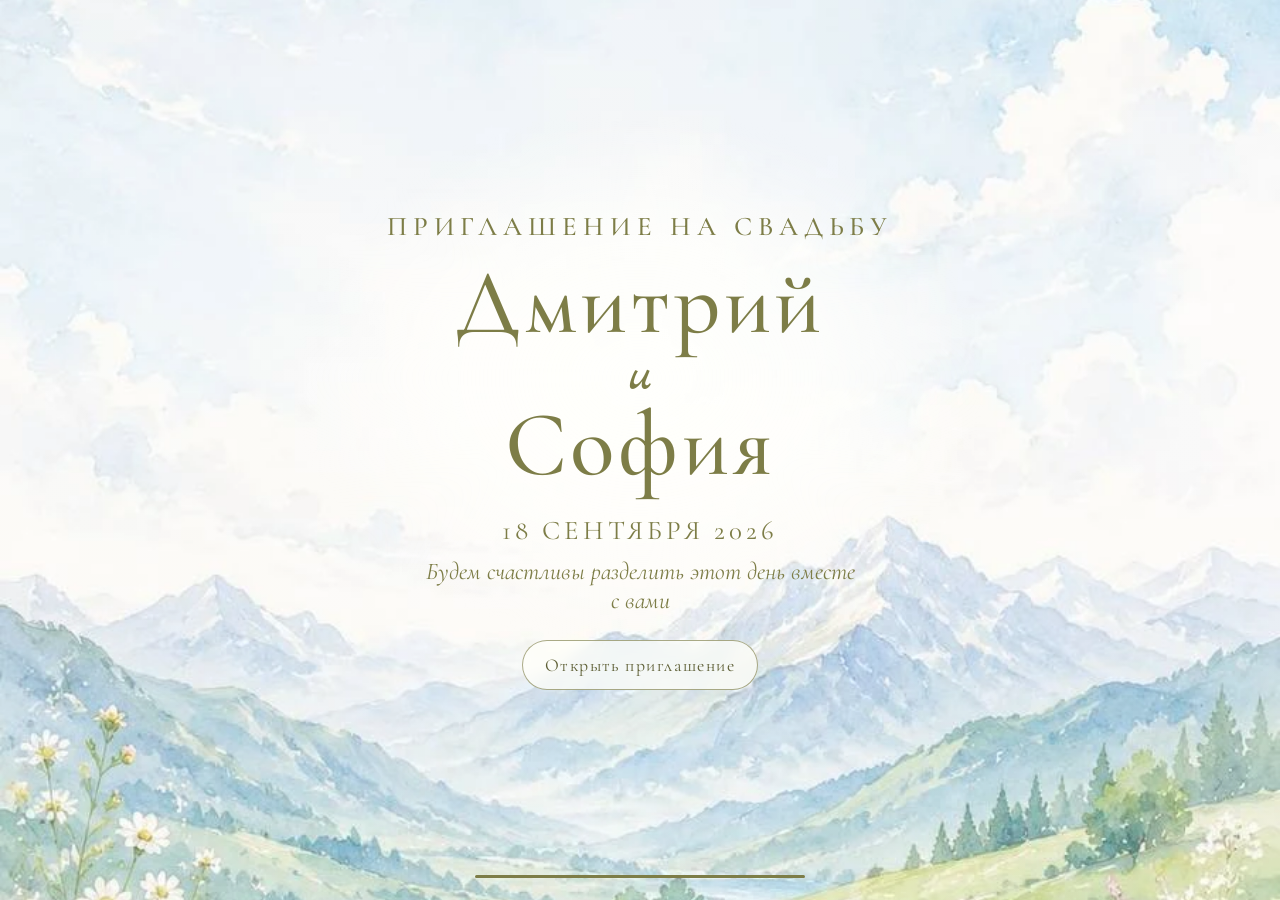
<file: index.html>
<!DOCTYPE html>
<html lang="ru">
<head>
  <meta charset="UTF-8" />
  <meta name="viewport" content="width=device-width, initial-scale=1.0" />
  <meta name="robots" content="noindex,nofollow,noarchive,nosnippet,noimageindex" />
  <meta name="description" content="Персональное приглашение на свадьбу Дмитрия и Софии — 18 сентября 2026 года." />
  <meta property="og:title" content="Свадьба Дмитрия и Софии" />
  <meta property="og:description" content="Персональное приглашение на свадьбу — 18 сентября 2026 года." />
  <meta property="og:type" content="website" />
  <link rel="icon" type="image/png" href="assets/art-meeting.png" />
  <link rel="apple-touch-icon" href="assets/art-meeting.png" />
  <title>Свадьба Дмитрия и Софии</title>

  <link rel="preconnect" href="https://fonts.googleapis.com" />
  <link rel="preconnect" href="https://fonts.gstatic.com" crossorigin />
  <link href="https://fonts.googleapis.com/css2?family=Cormorant+Garamond:ital,wght@0,400;0,500;0,600;1,400&family=Inter:wght@400;500;600&family=Marck+Script&display=swap" rel="stylesheet" />
  <link rel="stylesheet" href="styles.css" />
</head>
<body class="intro-active">
  <!-- Одна заставка на основе акварельного пейзажа -->
  <div id="intro" class="intro" aria-label="Заставка свадебного приглашения">
    <div class="intro__wash" aria-hidden="true"></div>
    <div class="intro__content">
      <p class="intro__eyebrow">Приглашение на свадьбу</p>
      <h1 class="intro__names">Дмитрий <span>и</span> София</h1>
      <p class="intro__date">18 сентября 2026</p>
      <p class="intro__line">Будем счастливы разделить этот день вместе с вами</p>
      <button id="openInvitation" class="intro__button" type="button">Открыть приглашение</button>
    </div>
    <div class="intro__progress" aria-hidden="true"><span></span></div>
  </div>

  <main id="site" class="site hidden">
    <!-- Главное окно приглашения: стилистика Save the Date -->
    <header class="invitation-card hero-card reveal">
      <figure class="hero-card__art" aria-hidden="true">
        <img src="assets/art-hero-top.png" alt="" />
      </figure>
      <div class="hero-card__ornament" aria-hidden="true"></div>
      <p class="editorial-label" id="greeting">Дорогие гости!</p>
      <h1 class="script-title">Дмитрий и София</h1>
      <p class="hero-card__small">приглашают вас на свадьбу</p>
      <p class="hero-card__date">18 · 09 · 2026</p>
      <p class="hero-card__weekday">пятница</p>
      <p class="hero-card__copy">Мы будем счастливы разделить с вами один из самых важных дней нашей жизни.</p>
      <div class="hero-actions">
        <a href="#schedule" class="button button--filled">Программа дня</a>
        <button id="calendarBtn" class="button button--outline" type="button">Добавить в календарь</button>
      </div>
    </header>

    <section class="countdown-shell">
      <div class="invitation-card countdown-card reveal">
        <figure class="countdown-card__art" aria-hidden="true">
          <img src="assets/art-meeting.png" alt="" />
        </figure>
        <div class="countdown-card__content">
          <p class="editorial-label">До встречи осталось</p>
          <div class="countdown-grid" id="countdown">
            <div><strong id="days">0</strong><span>дней</span></div>
            <div><strong id="hours">0</strong><span>часов</span></div>
            <div><strong id="minutes">0</strong><span>минут</span></div>
          </div>
        </div>
      </div>
    </section>

    <section id="schedule" class="page-section">
      <div class="section-heading reveal">
        <p class="editorial-label">18 сентября 2026</p>
        <h2 class="script-title section-title">Наш день</h2>
        <p class="section-subtitle">Три важных момента, которые мы хотим прожить вместе с вами</p>
      </div>

      <div class="schedule-grid">
        <article class="invitation-card event-card reveal">
          <figure class="event-card__image event-card__image--zags" aria-hidden="true">
            <img src="assets/art-zags.webp" alt="" />
          </figure>
          <div class="event-card__copy">
            <p class="event-time">11:20</p>
            <h3>Роспись в ЗАГСе</h3>
            <p>Официальное начало нашего свадебного дня</p>
            <div class="event-location">
              <p class="event-location__name">Усадьба Н.С.Третьякова (Библиотека Боголюбова), Дворец бракосочетания № 4 Управления ЗАГС Москвы</p>
              <p>Библиотека искусств имени А.П. Боголюбова</p>
              <address>Сущёвская ул., 14</address>
              <a href="https://yandex.ru/maps/org/biblioteka_iskusstv_imeni_a_p_bogolyubova/1170725408?si=m3p242ycea2et6p1e31q7j6ah4" target="_blank" rel="noopener">Открыть на Яндекс Картах</a>
            </div>
          </div>
        </article>

        <article class="invitation-card event-card reveal">
          <figure class="event-card__image event-card__image--venchanie" aria-hidden="true">
            <img src="assets/art-venchanie.png" alt="" />
          </figure>
          <div class="event-card__copy">
            <p class="event-time">13:00</p>
            <h3>Венчание</h3>
            <p>Особенный момент, наполненный теплом и любовью</p>
            <div class="event-location">
              <p class="event-location__name">Церковь Большое Вознесение у Никитских ворот</p>
              <address>Москва, Большая Никитская улица, 36, стр. 1</address>
              <a href="https://yandex.ru/maps/org/tserkov_bolshoye_vozneseniye_u_nikitskikh_vorot/1077800103?si=m3p242ycea2et6p1e31q7j6ah4" target="_blank" rel="noopener">Открыть на Яндекс Картах</a>
            </div>
          </div>
        </article>

        <article class="invitation-card event-card reveal">
          <figure class="event-card__image event-card__image--table" aria-hidden="true">
            <img src="assets/art-table.webp" alt="" />
          </figure>
          <div class="event-card__copy">
            <p class="event-time">15:00</p>
            <h3>Сбор гостей и welcome</h3>
            <p>Встречаемся, знакомимся, обнимаемся и начинаем праздничный вечер</p>
            <div class="event-location">
              <p class="event-location__name">Ресторан «Террин»</p>
              <address>Москва, Зубовский бульвар, 4, стр. 1</address>
              <a href="https://yandex.ru/maps/-/CTvJ5E47" target="_blank" rel="noopener">Открыть на Яндекс Картах</a>
            </div>
          </div>
        </article>
      </div>
    </section>

    <section class="page-section">
      <article class="invitation-card route-card reveal">
        <div class="route-card__copy">
          <p class="editorial-label">Маршрут дня</p>
          <h2 class="script-title section-title">От одного события к другому</h2>
          <p>Между площадками будет время перевести дух, добраться до нужного места и настроиться на следующую часть праздника</p>
        </div>
        <figure class="route-card__art" aria-hidden="true">
          <img src="assets/art-scooter.webp" alt="" />
        </figure>
      </article>
    </section>

    <section class="page-section">
      <div class="section-heading reveal">
        <p class="editorial-label">Праздничный вечер</p>
        <h2 class="script-title section-title">Ресторан «Террин»</h2>
      </div>

      <article class="invitation-card venue-card reveal">
        <figure class="venue-card__art">
          <img src="assets/art-grand-cafe.webp" alt="Акварельная иллюстрация банкетного вечера" />
        </figure>
        <div class="venue-card__copy">
          <p class="editorial-label">Москва · сбор гостей в 15:00</p>
          <h3>Террин</h3>
          <p>Здесь продолжится наш праздник: welcome, ужин, поздравления, музыка и танцы.</p>
          <div class="venue-address">
            <p class="venue-address__label">Адрес банкетной площадки</p>
            <address>Москва, Зубовский бульвар, 4, стр. 1</address>
          </div>
          <a class="button button--outline" target="_blank" rel="noopener" href="https://yandex.ru/maps/-/CTvJ5E47">Открыть на Яндекс Картах</a>
        </div>
      </article>
    </section>

    <section class="page-section">
      <article class="invitation-card celebration-card reveal">
        <div class="celebration-card__copy">
          <p class="editorial-label">Вечером</p>
          <h2 class="script-title section-title">Танцы и веселье</h2>
          <p>После торжественной части будем много общаться, смеяться и танцевать. Удобная обувь для позднего вечера точно не будет лишней.</p>
        </div>
        <figure class="celebration-card__art" aria-hidden="true">
          <img src="assets/art-dancers.webp" alt="" />
        </figure>
      </article>
    </section>

    <section id="dress-code" class="page-section">
      <div class="section-heading reveal">
        <p class="editorial-label">Дресс-код</p>
        <h2 class="script-title section-title">Festive garden / cocktail</h2>
        <p class="section-subtitle">Нам будет особенно приятно, если вы поддержите мягкую, солнечную палитру нашего праздника.</p>
      </div>

      <div class="invitation-card dress-code-card reveal">
        <div class="palette" aria-label="Палитра свадьбы">
          <div class="palette__swatch" style="--swatch:#FFC98C">Персиковый</div>
          <div class="palette__swatch" style="--swatch:#FFB384">Абрикосовый</div>
          <div class="palette__swatch" style="--swatch:#F6CEC7">Пудровый</div>
          <div class="palette__swatch" style="--swatch:#FBE47E">Масляный</div>
          <div class="palette__swatch" style="--swatch:#C7C29D">Шалфейный</div>
          <div class="palette__swatch" style="--swatch:#B4C5D2">Голубой</div>
        </div>

        <div class="dress-code-columns">
          <article>
            <h3>Для девушек</h3>
            <p>Платья мини, миди или макси, либо просто платья, женственные костюмы и лёгкие комплекты в персиковых, пудровых, сливочных, масляно-жёлтых, шалфейных, вишневых и дымчато-голубых оттенках.</p>
          </article>
          <article>
            <h3>Для мужчин</h3>
            <p>Мужчинам мы предлагаем ориентироваться на классический стиль и приглушённую гамму-серый, синий, графит, коричневый или чёрный.</p>
          </article>
        </div>
        <p class="soft-note">Просим по возможности избегать полностью белых и полностью чёрных образов, неоновых оттенков, спортивной одежды и повседневного денима.</p>
      </div>
    </section>

    <section class="page-section">
      <article class="invitation-card wishes-card reveal">
        <div class="wishes-card__copy">
          <p class="editorial-label">Пожелания</p>
          <h2 class="script-title section-title">Немного деталей</h2>
          <ul>
            <li><strong>Пожалуйста, без цветов.</strong></li>
            <li>Самый ценный подарок для нас — ваше присутствие в этот день.</li>
            <li>Если вы захотите поздравить нас дополнительно, мы будем рады подарку в конверте.</li>
            <li>Если вам хочется подарить что‑то особенное, подобранное с душой, - мы будем очень тронуты и с радостью это примем.</li>
          </ul>
        </div>
        <figure class="wishes-card__art" aria-hidden="true">
          <img src="assets/art-dog-gifts.png" alt="" />
        </figure>
      </article>
    </section>

    <section class="page-section">
      <div class="section-heading reveal">
        <p class="editorial-label">Ответ на приглашение</p>
        <h2 class="script-title section-title">Будете ли вы с нами?</h2>
        <p class="section-subtitle">Будем благодарны, если вы ответите заранее.</p>
      </div>

      <form id="rsvpForm" class="invitation-card rsvp-form reveal">
        <div class="form-field form-field--full">
          <label for="guestNames">Кого мы приглашаем</label>
          <input id="guestNames" name="guestNames" type="text" readonly />
        </div>

        <fieldset class="attendance-options form-field--full">
          <legend>Как вы планируете присутствовать?</legend>
          <label><input type="radio" name="attendance" value="Только на росписи" required /> Только на росписи</label>
          <label><input type="radio" name="attendance" value="Только на венчании" /> Только на венчании</label>
          <label><input type="radio" name="attendance" value="На венчании и банкете" /> На венчании и банкете</label>
          <label><input type="radio" name="attendance" value="На росписи и банкете" /> На росписи и банкете</label>
          <label><input type="radio" name="attendance" value="На росписи, венчании и банкете" /> На росписи, венчании и банкете</label>
          <label><input type="radio" name="attendance" value="К сожалению, не смогу присутствовать" /> К сожалению, не смогу присутствовать</label>
        </fieldset>

        <div class="form-field">
          <label for="contact">Телефон или Telegram</label>
          <input id="contact" name="contact" type="text" autocomplete="tel" placeholder="Чтобы при необходимости связаться с вами" />
        </div>

        <div class="form-field">
          <label for="comment">Комментарий</label>
          <textarea id="comment" name="comment" rows="4" placeholder="При желании оставьте комментарий"></textarea>
        </div>

        <div class="form-field form-field--full">
          <label class="consent"><input type="checkbox" name="consent" required /> Я согласен(на) на обработку указанных данных исключительно для организации свадебного мероприятия.</label>
        </div>

        <div class="form-submit form-field--full">
          <button class="button button--filled" type="submit">Отправить ответ</button>
          <p id="formStatus" class="form-status" aria-live="polite"></p>
        </div>
      </form>
    </section>

    <section class="page-section">
      <article class="invitation-card contacts-card reveal">
        <p class="editorial-label">Организаторы</p>
        <h2 class="script-title section-title">По всем вопросам</h2>
        <p>Агентство <strong>ZABAVY RADI</strong></p>
        <div class="contacts-grid">
          <div><span>Лена</span><a href="tel:+79376314016">+7 937 631 4016</a></div>
          <div><span>София</span><a href="tel:+79160301520">+7 916 030 1520</a></div>
        </div>
      </article>
    </section>

    <footer class="footer">
      <p class="script-title">До встречи!</p>
      <span>Дмитрий и София</span>
    </footer>
  </main>

  <script src="config.js"></script>
  <script src="app.js"></script>
</body>
</html>
</file>
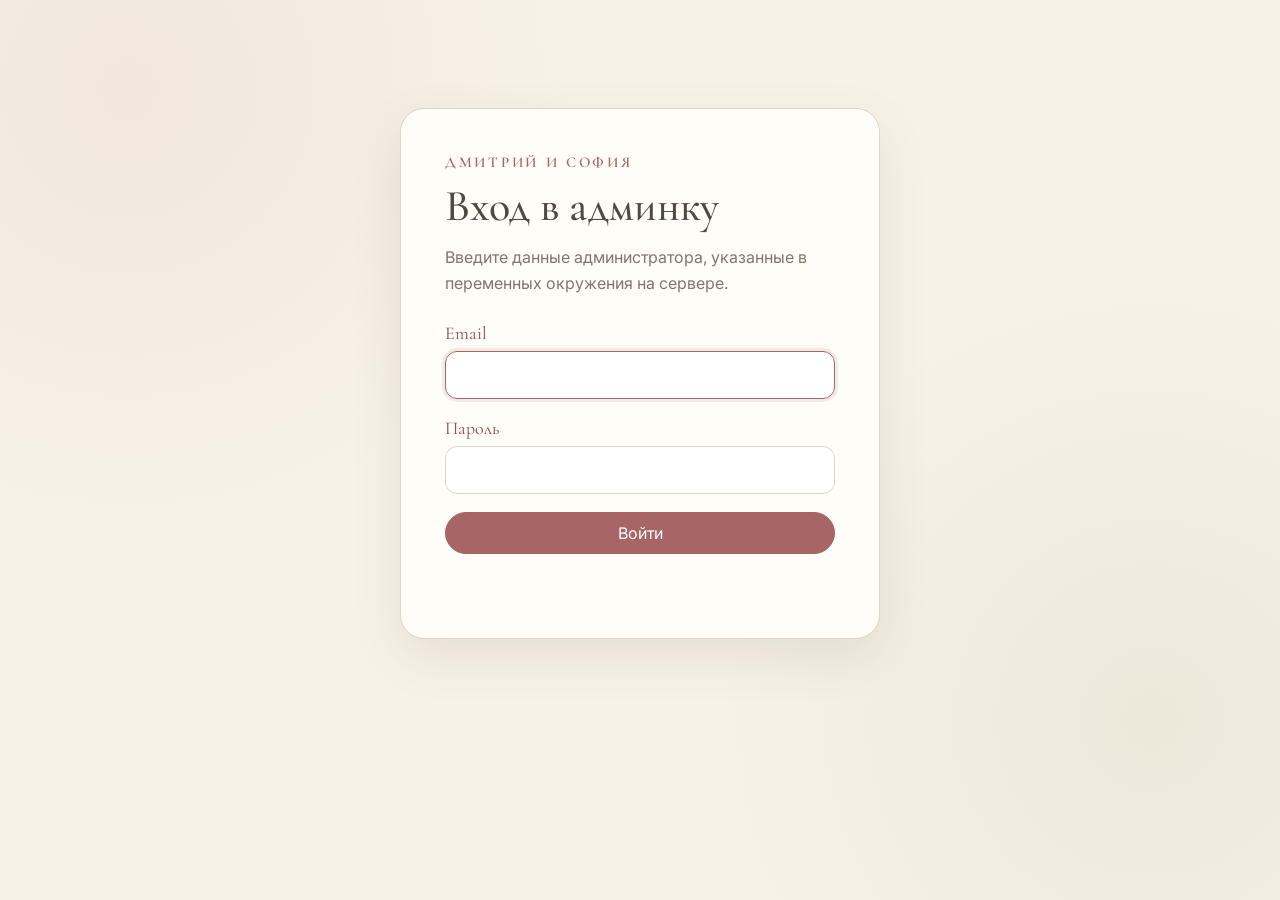
<file: admin.html>
<!DOCTYPE html>
<html lang="ru">
<head>
  <meta charset="UTF-8" />
  <meta name="viewport" content="width=device-width, initial-scale=1.0" />
  <meta name="robots" content="noindex,nofollow,noarchive,nosnippet" />
  <title>Админка — свадьба Дмитрия и Софии</title>

  <link rel="preconnect" href="https://fonts.googleapis.com" />
  <link rel="preconnect" href="https://fonts.gstatic.com" crossorigin />
  <link href="https://fonts.googleapis.com/css2?family=Cormorant+Garamond:wght@400;500;600&family=Inter:wght@400;500;600&display=swap" rel="stylesheet" />
  <link rel="stylesheet" href="admin.css" />
</head>
<body>
  <main class="admin-shell">
    <section id="loginView" class="admin-card admin-login">
      <p class="admin-eyebrow">Дмитрий и София</p>
      <h1>Вход в админку</h1>
      <p class="admin-lead">Введите данные администратора, указанные в переменных окружения на сервере.</p>

      <form id="adminLoginForm" class="admin-form">
        <label>
          <span>Email</span>
          <input type="email" name="email" autocomplete="username" required />
        </label>
        <label>
          <span>Пароль</span>
          <input type="password" name="password" autocomplete="current-password" minlength="8" required />
        </label>
        <button type="submit" class="admin-button admin-button--primary">Войти</button>
        <p id="loginStatus" class="admin-status" aria-live="polite"></p>
      </form>
    </section>

    <section id="dashboardView" class="admin-dashboard" hidden>
      <header class="admin-header">
        <div>
          <p class="admin-eyebrow">Панель организаторов</p>
          <h1>Приглашения и ответы</h1>
        </div>
        <div class="admin-actions">
          <button id="reloadResponses" type="button" class="admin-button">Обновить всё</button>
          <button id="exportCsv" type="button" class="admin-button">Скачать CSV</button>
          <button id="logoutButton" type="button" class="admin-button admin-button--danger">Выйти</button>
        </div>
      </header>

      <div class="admin-summary">
        <article><span>Всего приглашений</span><strong id="summaryTotal">0</strong></article>
        <article><span>Ответили</span><strong id="summaryAnswered">0</strong></article>
        <article><span>Планируют быть</span><strong id="summaryAttending">0</strong></article>
        <article><span>Не смогут быть</span><strong id="summaryDeclined">0</strong></article>
      </div>

      <p id="dashboardStatus" class="admin-status" aria-live="polite"></p>

      <section class="admin-panel">
        <div class="admin-panel__header">
          <div>
            <p class="admin-eyebrow">Управление</p>
            <h2 id="invitationFormTitle">Новое приглашение</h2>
          </div>
          <button id="resetInvitationForm" type="button" class="admin-button">Очистить форму</button>
        </div>

        <form id="invitationForm" class="admin-form admin-invitation-form">
          <input type="hidden" name="originalSlug" />

          <label>
            <span>Гости</span>
            <textarea name="guests" rows="3" maxlength="500" placeholder="Анна, Михаил" required></textarea>
          </label>

          <label>
            <span>Обращение</span>
            <input type="text" name="greeting" maxlength="500" placeholder="Дорогие Анна и Михаил!" required />
          </label>

          <div class="admin-form-grid">
            <label>
              <span>Slug</span>
              <input type="text" name="slug" minlength="8" maxlength="160" pattern="[A-Za-z0-9_-]+" required />
            </label>

            <label>
              <span>Максимум гостей</span>
              <input type="number" name="maxGuests" min="1" max="20" value="1" required />
            </label>
          </div>

          <div class="admin-form-row">
            <label class="admin-checkbox">
              <input type="checkbox" name="isActive" checked />
              <span>Приглашение активно</span>
            </label>
            <button id="generateSlug" type="button" class="admin-button">Сгенерировать slug</button>
          </div>

          <div class="admin-link-preview">
            <span id="invitationLinkPreview" class="admin-monospace">Ссылка появится после slug</span>
            <button id="copyInvitationLink" type="button" class="admin-button">Копировать ссылку</button>
          </div>

          <div class="admin-actions">
            <button type="submit" class="admin-button admin-button--primary">Сохранить приглашение</button>
          </div>

          <p id="invitationStatus" class="admin-status" aria-live="polite"></p>
        </form>
      </section>

      <section class="admin-panel">
        <div class="admin-panel__header">
          <div>
            <p class="admin-eyebrow">Список</p>
            <h2>Приглашения</h2>
          </div>
        </div>

        <div class="admin-table-wrap">
          <table class="admin-table admin-table--invitations">
            <thead>
              <tr>
                <th>Гости</th>
                <th>Slug</th>
                <th>Статус</th>
                <th>Ответ</th>
                <th>Обновлено</th>
                <th>Действия</th>
              </tr>
            </thead>
            <tbody id="invitationsBody"></tbody>
          </table>
        </div>
      </section>

      <section class="admin-panel">
        <div class="admin-panel__header">
          <div>
            <p class="admin-eyebrow">RSVP</p>
            <h2>Ответы гостей</h2>
          </div>
        </div>

      <div class="admin-table-wrap">
        <table class="admin-table">
          <thead>
            <tr>
              <th>Гости</th>
              <th>Статус</th>
              <th>Контакт</th>
              <th>Комментарий</th>
              <th>Обновлено</th>
              <th>Slug</th>
              <th>Макс.</th>
            </tr>
          </thead>
          <tbody id="responsesBody"></tbody>
        </table>
      </div>
      </section>
    </section>
  </main>

  <script src="config.js"></script>
  <script src="admin.js"></script>
</body>
</html>
</file>
<file: styles.css>
:root {
  --cream: #fbf8ea;
  --cream-deep: #f4eedb;
  --paper: rgba(255, 253, 245, 0.94);
  --olive: #7d7d47;
  --olive-dark: #5f6037;
  --rose: #c98684;
  --rose-dark: #a96565;
  --ink: #5f5148;
  --muted: #887a70;
  --line: rgba(125, 125, 71, 0.26);
  --shadow: 0 20px 60px rgba(83, 68, 51, 0.10);
  --serif: "Cormorant Garamond", Georgia, serif;
  --script: "Marck Script", "Segoe Script", cursive;
  --sans: "Inter", Arial, sans-serif;
}

* { box-sizing: border-box; }
html { scroll-behavior: smooth; }
body {
  margin: 0;
  color: var(--ink);
  font-family: var(--sans);
  background:
    linear-gradient(rgba(251,248,234,.92), rgba(251,248,234,.92)),
    radial-gradient(circle at 20% 10%, rgba(201,134,132,.08), transparent 34%),
    radial-gradient(circle at 80% 80%, rgba(125,125,71,.08), transparent 38%),
    var(--cream);
}
body::before {
  content: "";
  position: fixed;
  inset: 0;
  pointer-events: none;
  opacity: .18;
  background-image: radial-gradient(rgba(95,81,72,.10) .7px, transparent .7px);
  background-size: 8px 8px;
}
body.intro-active { overflow: hidden; }
.hidden { display: none !important; }

.intro {
  position: fixed;
  inset: 0;
  z-index: 100;
  display: grid;
  place-items: center;
  overflow: hidden;
  background: #eaf5fb url("assets/intro-mountains.webp") center center / cover no-repeat;
  transition: opacity .8s ease, visibility .8s ease;
}
.intro::after {
  content: "";
  position: absolute;
  inset: 0;
  background: linear-gradient(180deg, rgba(255,255,255,.05) 0%, rgba(255,255,255,.12) 48%, rgba(255,250,242,.08) 100%);
}
.intro__wash {
  position: absolute;
  z-index: 1;
  width: min(84vw, 680px);
  height: min(58vh, 620px);
  top: 13%;
  left: 50%;
  transform: translateX(-50%);
  background: radial-gradient(ellipse, rgba(255,255,252,.93) 0%, rgba(255,255,252,.75) 38%, rgba(255,255,252,0) 72%);
  filter: blur(3px);
}
.intro__content {
  position: relative;
  z-index: 2;
  width: min(88vw, 660px);
  padding: 36px 26px;
  text-align: center;
  color: var(--olive);
  animation: intro-rise 1.2s ease both;
}
.intro__eyebrow {
  margin: 0 0 20px;
  font-family: var(--serif);
  font-size: clamp(18px, 3.2vw, 27px);
  text-transform: uppercase;
  letter-spacing: .22em;
  font-weight: 500;
}
.intro__names {
  margin: 0;
  font-family: var(--serif);
  font-size: clamp(52px, 11vw, 92px);
  font-weight: 500;
  line-height: .88;
  letter-spacing: .04em;
}
.intro__names span {
  display: block;
  margin: 12px 0 6px;
  font-family: var(--script);
  font-size: .54em;
  font-weight: 400;
  letter-spacing: 0;
}
.intro__date {
  margin: 28px 0 10px;
  font-family: var(--serif);
  font-size: clamp(19px, 3vw, 27px);
  letter-spacing: .15em;
  text-transform: uppercase;
}
.intro__line {
  max-width: 440px;
  margin: 0 auto 25px;
  font-family: var(--serif);
  font-size: clamp(18px, 2.8vw, 24px);
  font-style: italic;
}
.intro__button {
  border: 1px solid rgba(125,125,71,.65);
  border-radius: 999px;
  background: rgba(255,255,250,.72);
  color: var(--olive-dark);
  padding: 13px 22px;
  font-family: var(--serif);
  font-size: 18px;
  letter-spacing: .08em;
  cursor: pointer;
  backdrop-filter: blur(7px);
}
.intro__progress {
  position: absolute;
  z-index: 4;
  left: 50%;
  bottom: 22px;
  transform: translateX(-50%);
  width: min(62vw, 330px);
  height: 3px;
  overflow: hidden;
  border-radius: 999px;
  background: rgba(255,255,255,.55);
}
.intro__progress span {
  display: block;
  width: 0;
  height: 100%;
  background: var(--olive);
  animation: intro-progress 9s linear forwards;
}
@keyframes intro-rise { from { opacity: 0; transform: translateY(18px); } to { opacity: 1; transform: translateY(0); } }
@keyframes intro-progress { to { width: 100%; } }

.site {
  opacity: 0;
  transform: translateY(12px);
  transition: opacity .8s ease, transform .8s ease;
}
.site.revealed { opacity: 1; transform: translateY(0); }
.invitation-card {
  position: relative;
  background: var(--paper);
  border: 1px solid var(--line);
  border-radius: 28px;
  box-shadow: var(--shadow);
  overflow: hidden;
}
.invitation-card::after {
  content: "";
  position: absolute;
  inset: 9px;
  border: 1px solid rgba(201,134,132,.13);
  border-radius: 21px;
  pointer-events: none;
}
.hero-card {
  max-width: 780px;
  margin: 34px auto 0;
  padding: 76px 48px 66px;
  text-align: center;
}
.hero-card__ornament {
  width: 82px;
  height: 1px;
  margin: 0 auto 28px;
  background: var(--rose);
  box-shadow: 0 8px 0 -3px var(--rose);
}
.editorial-label {
  margin: 0 0 12px;
  color: var(--rose-dark);
  font-family: var(--serif);
  font-size: 15px;
  font-weight: 500;
  letter-spacing: .22em;
  text-transform: uppercase;
}
#greeting {
  color: var(--ink);
  font-size: clamp(22px, 3.4vw, 30px);
  font-weight: 600;
  line-height: 1.25;
  letter-spacing: .1em;
}
.script-title {
  margin: 0;
  color: var(--rose);
  font-family: var(--script);
  font-weight: 400;
  line-height: 1.05;
}
.hero-card .script-title { font-size: clamp(52px, 9vw, 82px); }
.hero-card__small {
  margin: 11px 0;
  font-family: var(--serif);
  font-size: clamp(19px, 3vw, 25px);
  letter-spacing: .13em;
  text-transform: uppercase;
}
.hero-card__date {
  margin-top: 28px;
  color: var(--olive);
  font-family: var(--serif);
  font-size: clamp(30px, 5vw, 45px);
  font-weight: 500;
  letter-spacing: .16em;
}
.hero-card__weekday {
  margin: 5px 0 20px;
  color: var(--rose-dark);
  font-family: var(--serif);
  font-size: 18px;
  letter-spacing: .18em;
  text-transform: uppercase;
}
.hero-card__copy {
  max-width: 540px;
  margin: 0 auto;
  font-family: var(--serif);
  font-size: 21px;
  line-height: 1.55;
}
.hero-actions {
  display: flex;
  flex-wrap: wrap;
  justify-content: center;
  gap: 12px;
  margin-top: 29px;
}
.button {
  display: inline-flex;
  align-items: center;
  justify-content: center;
  min-height: 46px;
  padding: 12px 20px;
  border: 1px solid var(--rose-dark);
  border-radius: 999px;
  font-family: var(--serif);
  font-size: 17px;
  letter-spacing: .06em;
  text-decoration: none;
  cursor: pointer;
  transition: transform .2s ease, background .2s ease;
}
.button:hover { transform: translateY(-1px); }
.button--filled { color: #fff; background: var(--rose-dark); }
.button--outline { color: var(--rose-dark); background: rgba(255,255,255,.42); }

.countdown-shell { padding: 18px 20px 0; }

.hero-card__art {
  position: relative;
  z-index: 1;
  margin: -38px auto 20px;
  display: grid;
  place-items: center;
  pointer-events: none;
}
.hero-card__art img {
  display: block;
  width: min(100%, 610px);
  height: auto;
  object-fit: contain;
  filter: drop-shadow(0 9px 16px rgba(95, 81, 72, .05));
}

.countdown-card { 
  max-width: 720px; 
  margin: auto; 
  padding: 24px 30px; 
  display: grid;
  grid-template-columns: minmax(150px, .72fr) minmax(310px, 1.28fr);
  align-items: center;
  gap: 24px;
  text-align: center; 
}
.countdown-card__art {
  position: relative;
  z-index: 1;
  margin: -14px 0 -18px;
  display: grid;
  place-items: center;
  align-self: end;
}
.countdown-card__art img {
  display: block;
  width: min(100%, 245px);
  height: auto;
  object-fit: contain;
  filter: drop-shadow(0 8px 14px rgba(95, 81, 72, .05));
}
.countdown-card__content { position: relative; z-index: 1; }
.countdown-grid { display: grid; grid-template-columns: repeat(3,1fr); gap: 12px; }
.countdown-grid div { padding: 12px; border-top: 1px solid var(--line); }
.countdown-grid strong { display: block; color: var(--olive); font-family: var(--serif); font-size: 43px; }
.countdown-grid span { color: var(--muted); font-family: var(--serif); font-size: 16px; }

.page-section { max-width: 1050px; margin: auto; padding: 70px 22px 0; }
.section-heading { max-width: 700px; margin: 0 auto 26px; text-align: center; }
.section-title { font-size: clamp(45px, 7vw, 67px); }
.section-subtitle { margin: 10px auto 0; color: var(--muted); font-family: var(--serif); font-size: 20px; line-height: 1.5; }
.schedule-grid { display: grid; grid-template-columns: repeat(3,1fr); gap: 18px; align-items: stretch; }
.event-card { min-height: 445px; display: flex; flex-direction: column; padding: 24px; text-align: center; }
.event-card__image { height: 215px; display: grid; place-items: center; margin-bottom: 10px; }
.event-card__image img { display: block; max-width: 100%; max-height: 205px; object-fit: contain; filter: drop-shadow(0 8px 14px rgba(95,81,72,.045)); }
.event-card__image--zags img { width: 92%; image-rendering: auto; }
.event-card__image--table img { width: 100%; }
.event-card__image--venchanie img { width: 96%; max-height: 195px; }
.event-card__copy { position: relative; z-index: 1; display: flex; flex: 1; flex-direction: column; }
.event-time { margin: 0; color: var(--rose-dark); font-family: var(--serif); font-size: 31px; letter-spacing: .08em; }
.event-card h3, .venue-card h3, .dress-code-columns h3 { margin: 6px 0 8px; color: var(--olive-dark); font-family: var(--serif); font-size: 27px; font-weight: 500; }
.event-card p, .route-card p, .venue-card p, .celebration-card p, .dress-code-card p, .wishes-card li, .contacts-card p { font-family: var(--serif); font-size: 19px; line-height: 1.5; }
.event-location {
  margin-top: auto;
  padding-top: 16px;
  border-top: 1px solid var(--line);
}
.event-location p,
.event-location address,
.venue-address address {
  margin: 0;
  font-style: normal;
  color: var(--muted);
  font-family: var(--serif);
  font-size: 17px;
  line-height: 1.42;
}
.event-location p + p,
.event-location address {
  margin-top: 6px;
}
.event-location .event-location__name {
  color: var(--ink);
  font-size: 18px;
}
.event-location a {
  display: inline-flex;
  margin-top: 12px;
  color: var(--rose-dark);
  font-family: var(--serif);
  font-size: 17px;
  text-decoration: underline;
  text-underline-offset: 4px;
}

.route-card, .celebration-card { display: grid; grid-template-columns: 1.05fr .95fr; align-items: center; padding: 36px 44px; }
.route-card__copy, .celebration-card__copy { position: relative; z-index: 1; }
.route-card__art, .celebration-card__art { margin: 0; display: grid; place-items: center; }
.route-card__art img { max-width: 360px; width: 100%; }
.celebration-card__art img { max-width: 420px; width: 100%; }

.venue-card { display: grid; grid-template-columns: 1.15fr .85fr; gap: 20px; align-items: center; padding: 30px 36px; }
.venue-card__art { margin: 0; min-height: 380px; display: grid; place-items: center; }
.venue-card__art img { width: 100%; max-height: 440px; object-fit: contain; }
.venue-card__copy { position: relative; z-index: 1; padding: 12px 5px; }
.venue-address {
  margin: 18px 0 20px;
  padding: 15px 0;
  border-top: 1px solid var(--line);
  border-bottom: 1px solid var(--line);
}
.venue-address__label {
  margin: 0 0 5px;
  color: var(--rose-dark);
  font-size: 16px;
  letter-spacing: .08em;
  text-transform: uppercase;
}
.muted { color: var(--muted); }

.dress-code-card { padding: 38px; }
.palette { display: grid; grid-template-columns: repeat(6,1fr); gap: 12px; margin-bottom: 32px; }
.palette__swatch { text-align: center; color: var(--muted); font-family: var(--serif); font-size: 14px; }
.palette__swatch::before { content: ""; display: block; height: 82px; margin-bottom: 9px; border-radius: 44% 56% 49% 51% / 57% 44% 56% 43%; background: var(--swatch); box-shadow: inset 0 0 0 1px rgba(80,65,50,.06); }
.dress-code-columns { display: grid; grid-template-columns: 1fr 1fr; gap: 26px; }
.dress-code-columns article { padding: 20px; border-top: 1px solid var(--line); }
.soft-note { margin: 20px auto 0; max-width: 760px; color: var(--muted); text-align: center; font-style: italic; }

.wishes-card, .contacts-card { max-width: 780px; margin: auto; padding: 42px 48px; text-align: center; }
.wishes-card {
  max-width: 900px;
  display: grid;
  grid-template-columns: minmax(0, 1.2fr) minmax(220px, .8fr);
  align-items: center;
  gap: 22px;
  text-align: left;
}
.wishes-card__copy { position: relative; z-index: 1; }
.wishes-card__copy .section-title { text-align: left; }
.wishes-card__art { 
  position: relative;
  z-index: 1;
  margin: -12px -6px -16px 0; 
  display: grid; 
  place-items: center; 
}
.wishes-card__art img { 
  display: block;
  width: min(100%, 320px); 
  height: auto;
  object-fit: contain; 
  filter: drop-shadow(0 8px 14px rgba(95,81,72,.05));
}
.wishes-card ul { max-width: 610px; margin: 22px 0 0; padding-left: 20px; text-align: left; }
.wishes-card li + li { margin-top: 10px; }

.rsvp-form { display: grid; grid-template-columns: 1fr 1fr; gap: 19px; padding: 36px; }
.form-field { display: flex; flex-direction: column; gap: 7px; }
.form-field--full { grid-column: 1 / -1; }
.form-field label, .attendance-options legend { color: var(--rose-dark); font-family: var(--serif); font-size: 17px; }
input[type="text"], textarea {
  width: 100%;
  border: 1px solid var(--line);
  border-radius: 14px;
  background: rgba(255,255,255,.56);
  padding: 13px 14px;
  color: var(--ink);
  font: 16px var(--sans);
}
textarea { resize: vertical; min-height: 120px; }
.attendance-options { margin: 0; padding: 20px; border: 1px solid var(--line); border-radius: 17px; }
.attendance-options label { display: flex; gap: 10px; align-items: flex-start; margin-top: 11px; color: var(--ink); font: 16px/1.4 var(--sans); }
input[type="radio"], input[type="checkbox"] { margin-top: 3px; accent-color: var(--rose-dark); }
.consent { display: flex; gap: 10px; align-items: flex-start; color: var(--muted); font-size: 14px; line-height: 1.45; }
.form-submit { display: flex; flex-direction: column; align-items: flex-start; }
.form-status { min-height: 22px; margin: 8px 0 0; color: var(--olive-dark); }

.contacts-grid { display: grid; grid-template-columns: 1fr 1fr; gap: 15px; margin-top: 22px; }
.contacts-grid div { padding: 18px; border-top: 1px solid var(--line); }
.contacts-grid span { display: block; margin-bottom: 4px; color: var(--olive-dark); font-family: var(--serif); font-size: 25px; }
.contacts-grid a { color: var(--rose-dark); text-decoration: none; }
.footer { padding: 70px 20px 48px; text-align: center; }
.footer .script-title { font-size: 42px; }
.footer span { color: var(--olive); font-family: var(--serif); letter-spacing: .16em; text-transform: uppercase; }

.reveal { opacity: 0; transform: translateY(24px); transition: opacity .8s ease, transform .8s ease; }
.reveal.is-visible { opacity: 1; transform: translateY(0); }

@media (max-width: 860px) {
  .schedule-grid { grid-template-columns: 1fr; }
  .event-card { min-height: 0; }
  .event-location { margin-top: 16px; }
  .route-card, .celebration-card, .venue-card, .wishes-card { grid-template-columns: 1fr; }
  .countdown-card { grid-template-columns: 1fr; max-width: 620px; }
  .countdown-card__art { margin: -8px auto -4px; }
  .countdown-card__art img { width: min(62vw, 220px); }
  .wishes-card { text-align: center; }
  .wishes-card__copy .section-title { text-align: center; }
  .wishes-card ul { margin-left: auto; margin-right: auto; }
  .wishes-card__art { order: -1; margin: -8px auto 4px; }
  .venue-card__art { min-height: 280px; }
  .palette { grid-template-columns: repeat(3,1fr); }
}
@media (max-width: 620px) {
  .intro { background-position: center center; }
  .intro__content { padding: 30px 16px; }
  .intro__wash { width: 98vw; top: 11%; }
  .hero-card { margin: 18px 12px 0; padding: 58px 21px 48px; }
  .hero-card__art { margin-top: -28px; }
  .hero-card__art img { width: min(100%, 460px); }
  .countdown-card { padding: 22px 18px; }
  .countdown-card__art img { width: min(64vw, 205px); }
  .wishes-card__art img { width: min(76vw, 300px); }
  .hero-card__small { letter-spacing: .08em; }
  .page-section { padding: 55px 13px 0; }
  .route-card, .celebration-card, .venue-card, .dress-code-card, .wishes-card, .contacts-card, .rsvp-form { padding: 28px 20px; }
  .route-card__art img { max-width: 270px; }
  .venue-card__art { min-height: 220px; }
  .dress-code-columns, .rsvp-form, .contacts-grid { grid-template-columns: 1fr; }
  .form-field--full { grid-column: auto; }
  .palette { gap: 8px; }
  .palette__swatch::before { height: 62px; }
  .palette__swatch { font-size: 12px; }
  .countdown-grid strong { font-size: 35px; }
}

/* RSVP API states */
.form-status--success { color: #5f7547; }
.form-status--error { color: #a85252; }
button:disabled,
input:disabled,
textarea:disabled { cursor: not-allowed; opacity: .62; }
button[aria-busy="true"] { cursor: wait; }

@media (prefers-reduced-motion: reduce) {
  *, *::before, *::after { animation: none !important; transition: none !important; scroll-behavior: auto !important; }
}
</file>
<file: admin.css>
:root {
  --admin-bg: #f7f2e7;
  --admin-paper: #fffdf7;
  --admin-text: #514840;
  --admin-muted: #81766d;
  --admin-border: #ded5c7;
  --admin-accent: #a76565;
  --admin-accent-dark: #855151;
  --admin-olive: #6e7044;
  --admin-danger: #9b4545;
  --admin-shadow: 0 18px 50px rgba(78, 61, 45, 0.1);
  --admin-serif: "Cormorant Garamond", Georgia, serif;
  --admin-sans: "Inter", Arial, sans-serif;
}

* { box-sizing: border-box; }
body {
  min-height: 100vh;
  margin: 0;
  color: var(--admin-text);
  font-family: var(--admin-sans);
  background:
    radial-gradient(circle at 10% 10%, rgba(167, 101, 101, 0.08), transparent 32%),
    radial-gradient(circle at 90% 80%, rgba(110, 112, 68, 0.08), transparent 32%),
    var(--admin-bg);
}
button, input, textarea { font: inherit; }
button { cursor: pointer; }
button:disabled { cursor: wait; opacity: 0.6; }
[hidden] { display: none !important; }

.admin-shell { width: min(1440px, 100%); margin: 0 auto; padding: 36px 24px 64px; }
.admin-card { background: var(--admin-paper); border: 1px solid var(--admin-border); border-radius: 24px; box-shadow: var(--admin-shadow); }
.admin-login { width: min(480px, 100%); margin: 8vh auto 0; padding: 44px; }
.admin-eyebrow { margin: 0 0 8px; color: var(--admin-accent); font-family: var(--admin-serif); font-size: 15px; font-weight: 600; letter-spacing: 0.18em; text-transform: uppercase; }
.admin-login h1, .admin-header h1 { margin: 0; font-family: var(--admin-serif); font-weight: 500; }
.admin-login h1 { font-size: 44px; }
.admin-lead { margin: 12px 0 26px; color: var(--admin-muted); line-height: 1.6; }
.admin-form { display: grid; gap: 18px; }
.admin-form label { display: grid; gap: 7px; }
.admin-form label span { color: var(--admin-accent-dark); font-family: var(--admin-serif); font-size: 18px; }
.admin-form input,
.admin-form textarea { width: 100%; min-height: 48px; padding: 11px 13px; border: 1px solid var(--admin-border); border-radius: 12px; color: var(--admin-text); background: white; }
.admin-form textarea { min-height: 92px; resize: vertical; line-height: 1.5; }
.admin-form input:focus,
.admin-form textarea:focus { border-color: var(--admin-accent); outline: 3px solid rgba(167, 101, 101, 0.12); }

.admin-button { min-height: 42px; padding: 10px 17px; border: 1px solid var(--admin-border); border-radius: 999px; color: var(--admin-text); background: var(--admin-paper); transition: transform 0.2s ease, border-color 0.2s ease; }
.admin-button:hover { transform: translateY(-1px); border-color: var(--admin-accent); }
.admin-button--primary { border-color: var(--admin-accent); color: white; background: var(--admin-accent); }
.admin-button--danger { border-color: var(--admin-danger); color: var(--admin-danger); }
.admin-button--small { min-height: 34px; padding: 7px 12px; font-size: 13px; }

.admin-dashboard { display: grid; gap: 24px; }
.admin-header { display: flex; align-items: center; justify-content: space-between; gap: 24px; }
.admin-header h1 { font-size: clamp(38px, 6vw, 58px); }
.admin-actions { display: flex; flex-wrap: wrap; gap: 9px; }
.admin-summary { display: grid; grid-template-columns: repeat(4, minmax(0, 1fr)); gap: 14px; }
.admin-summary article { padding: 20px; border: 1px solid var(--admin-border); border-radius: 18px; background: var(--admin-paper); box-shadow: var(--admin-shadow); }
.admin-summary span { display: block; min-height: 38px; color: var(--admin-muted); font-size: 14px; line-height: 1.4; }
.admin-summary strong { display: block; margin-top: 5px; color: var(--admin-olive); font-family: var(--admin-serif); font-size: 40px; font-weight: 500; }
.admin-status { min-height: 22px; margin: 0; color: var(--admin-muted); }
.admin-status--error { color: var(--admin-danger); }

.admin-panel { display: grid; gap: 18px; padding: 22px; border: 1px solid var(--admin-border); border-radius: 18px; background: var(--admin-paper); box-shadow: var(--admin-shadow); }
.admin-panel__header { display: flex; align-items: center; justify-content: space-between; gap: 18px; }
.admin-panel h2 { margin: 0; font-family: var(--admin-serif); font-size: 32px; font-weight: 500; }
.admin-invitation-form { gap: 16px; }
.admin-form-grid { display: grid; grid-template-columns: minmax(0, 2fr) minmax(140px, 0.6fr); gap: 16px; }
.admin-form-row { display: flex; align-items: center; justify-content: space-between; gap: 14px; flex-wrap: wrap; }
.admin-checkbox { display: inline-flex !important; align-items: center; gap: 10px !important; color: var(--admin-accent-dark); }
.admin-checkbox input { width: 18px; min-height: 18px; accent-color: var(--admin-accent); }
.admin-link-preview { display: flex; align-items: center; justify-content: space-between; gap: 14px; padding: 12px 14px; border: 1px dashed var(--admin-border); border-radius: 14px; background: #fbf8f1; }
.admin-link-preview span { min-width: 0; overflow-wrap: anywhere; }
.admin-row-actions { display: flex; flex-wrap: wrap; gap: 8px; min-width: 260px; }

.admin-table-wrap { overflow: auto; border: 1px solid var(--admin-border); border-radius: 18px; background: var(--admin-paper); box-shadow: var(--admin-shadow); }
.admin-table { width: 100%; min-width: 1100px; border-collapse: collapse; }
.admin-table--invitations { min-width: 980px; }
.admin-table th, .admin-table td { padding: 14px 16px; border-bottom: 1px solid var(--admin-border); text-align: left; vertical-align: top; }
.admin-table th { position: sticky; top: 0; z-index: 1; color: var(--admin-accent-dark); background: #f5eee5; font-family: var(--admin-serif); font-size: 17px; font-weight: 600; }
.admin-table td { max-width: 300px; font-size: 14px; line-height: 1.45; white-space: normal; overflow-wrap: anywhere; }
.admin-table tr:last-child td { border-bottom: 0; }
.admin-monospace { font-family: ui-monospace, SFMono-Regular, Menlo, monospace; font-size: 12px !important; }
.status-answered { color: var(--admin-olive); font-weight: 600; }
.status-empty { color: var(--admin-muted); font-style: italic; }
.admin-empty { padding: 42px !important; color: var(--admin-muted); text-align: center !important; }

@media (max-width: 900px) {
  .admin-header { align-items: flex-start; flex-direction: column; }
  .admin-panel__header { align-items: flex-start; flex-direction: column; }
  .admin-summary { grid-template-columns: 1fr 1fr; }
  .admin-form-grid { grid-template-columns: 1fr; }
  .admin-link-preview { align-items: flex-start; flex-direction: column; }
}
@media (max-width: 560px) {
  .admin-shell { padding: 20px 12px 44px; }
  .admin-login { padding: 28px 20px; }
  .admin-panel { padding: 18px 14px; }
  .admin-summary { grid-template-columns: 1fr; }
  .admin-actions { width: 100%; }
  .admin-actions .admin-button { flex: 1; }
  .admin-form-row .admin-button,
  .admin-link-preview .admin-button { width: 100%; }
  .admin-row-actions { min-width: 220px; }
}
</file>
